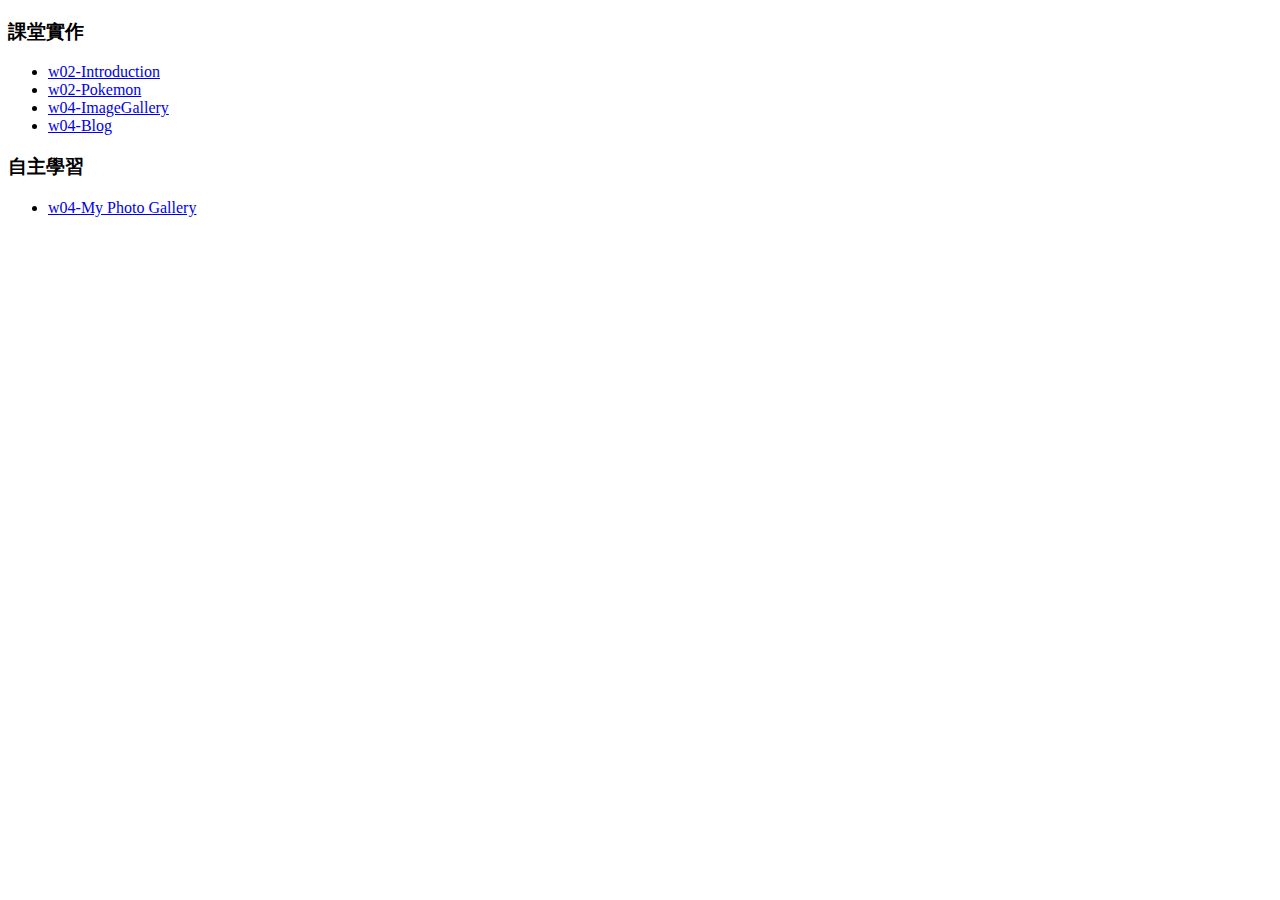
<file: index.html>
<!DOCTYPE html>
<html lang="en">
  <head>
    <meta charset="UTF-8" />
    <meta http-equiv="X-UA-Compatible" content="IE=edge" />
    <meta name="viewport" content="width=device-width, initial-scale=1.0" />
    <title>110-1 Class Demo</title>
  </head>
  <body>
    <div>
      <h3>課堂實作</h3>
      <ul>
        <li>
          <a href="./W02/intro.html">w02-Introduction</a>
        </li>
        <li>
          <a href="./W02/pokemon.html">w02-Pokemon</a>
        </li>
        <li>
          <a href="./W04/imageGallery.html">w04-ImageGallery</a>
        </li>
        <li>
          <a href="./W04/blog.html">w04-Blog</a>
        </li>
      </ul>
    </div>
    <div>
      <h3>自主學習</h3>
      <ul>
        <li>
          <a href="./active/W04/MyPhotoGallery.html">w04-My Photo Gallery</a>
        </li>
      </ul>
    </div>
  </body>
</html>
</file>
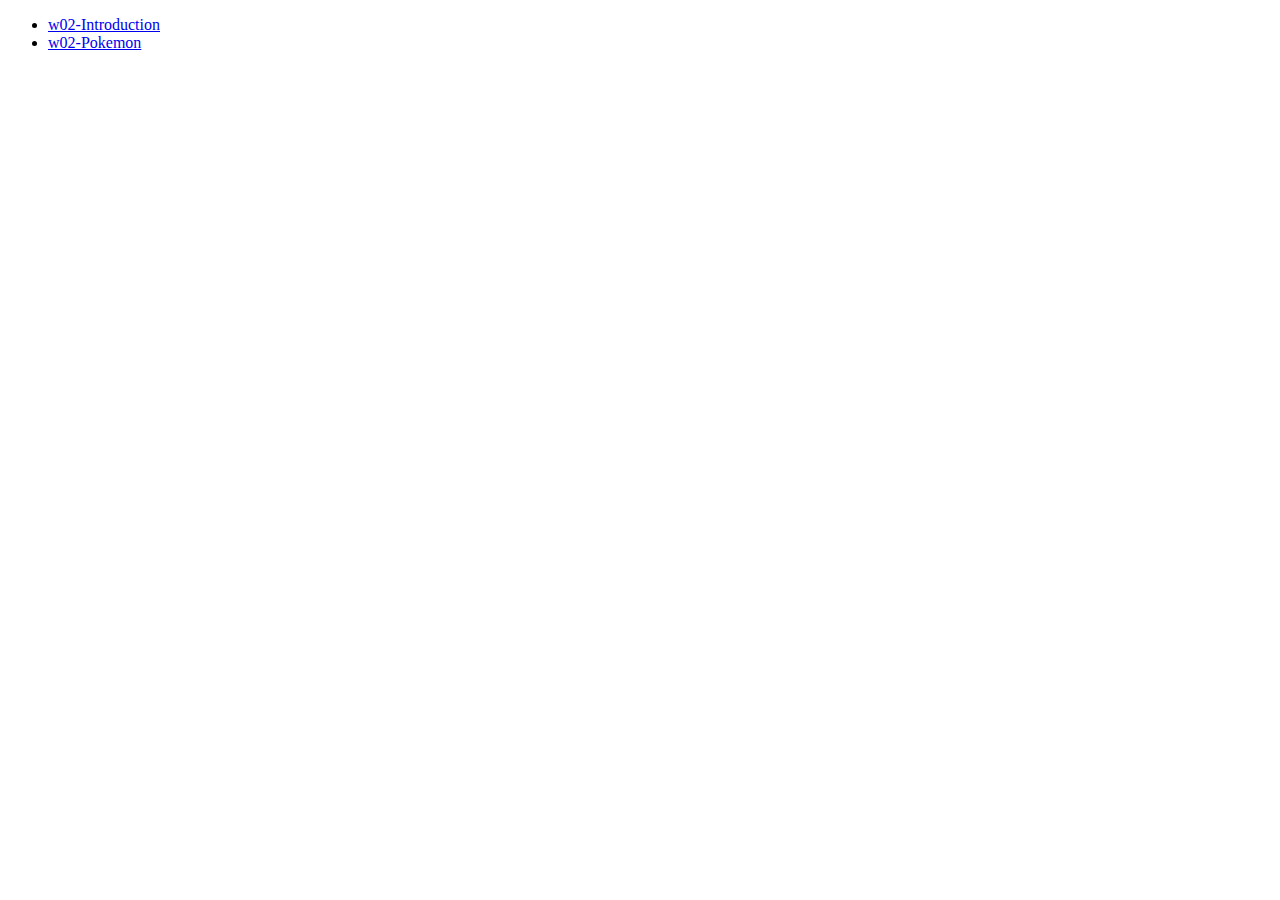
<file: W02/index.html>
<!DOCTYPE html>
<html lang="en">
  <head>
    <meta charset="UTF-8" />
    <meta http-equiv="X-UA-Compatible" content="IE=edge" />
    <meta name="viewport" content="width=device-width, initial-scale=1.0" />
    <title>110-1 Class Demo</title>
  </head>
  <body>
    <div>
      <ul>
        <li>
          <a href="./intro.html">w02-Introduction</a>
        </li>
        <li>
          <a href="./pokemon.html">w02-Pokemon</a>
        </li>
      </ul>
    </div>
  </body>
</html>
</file>
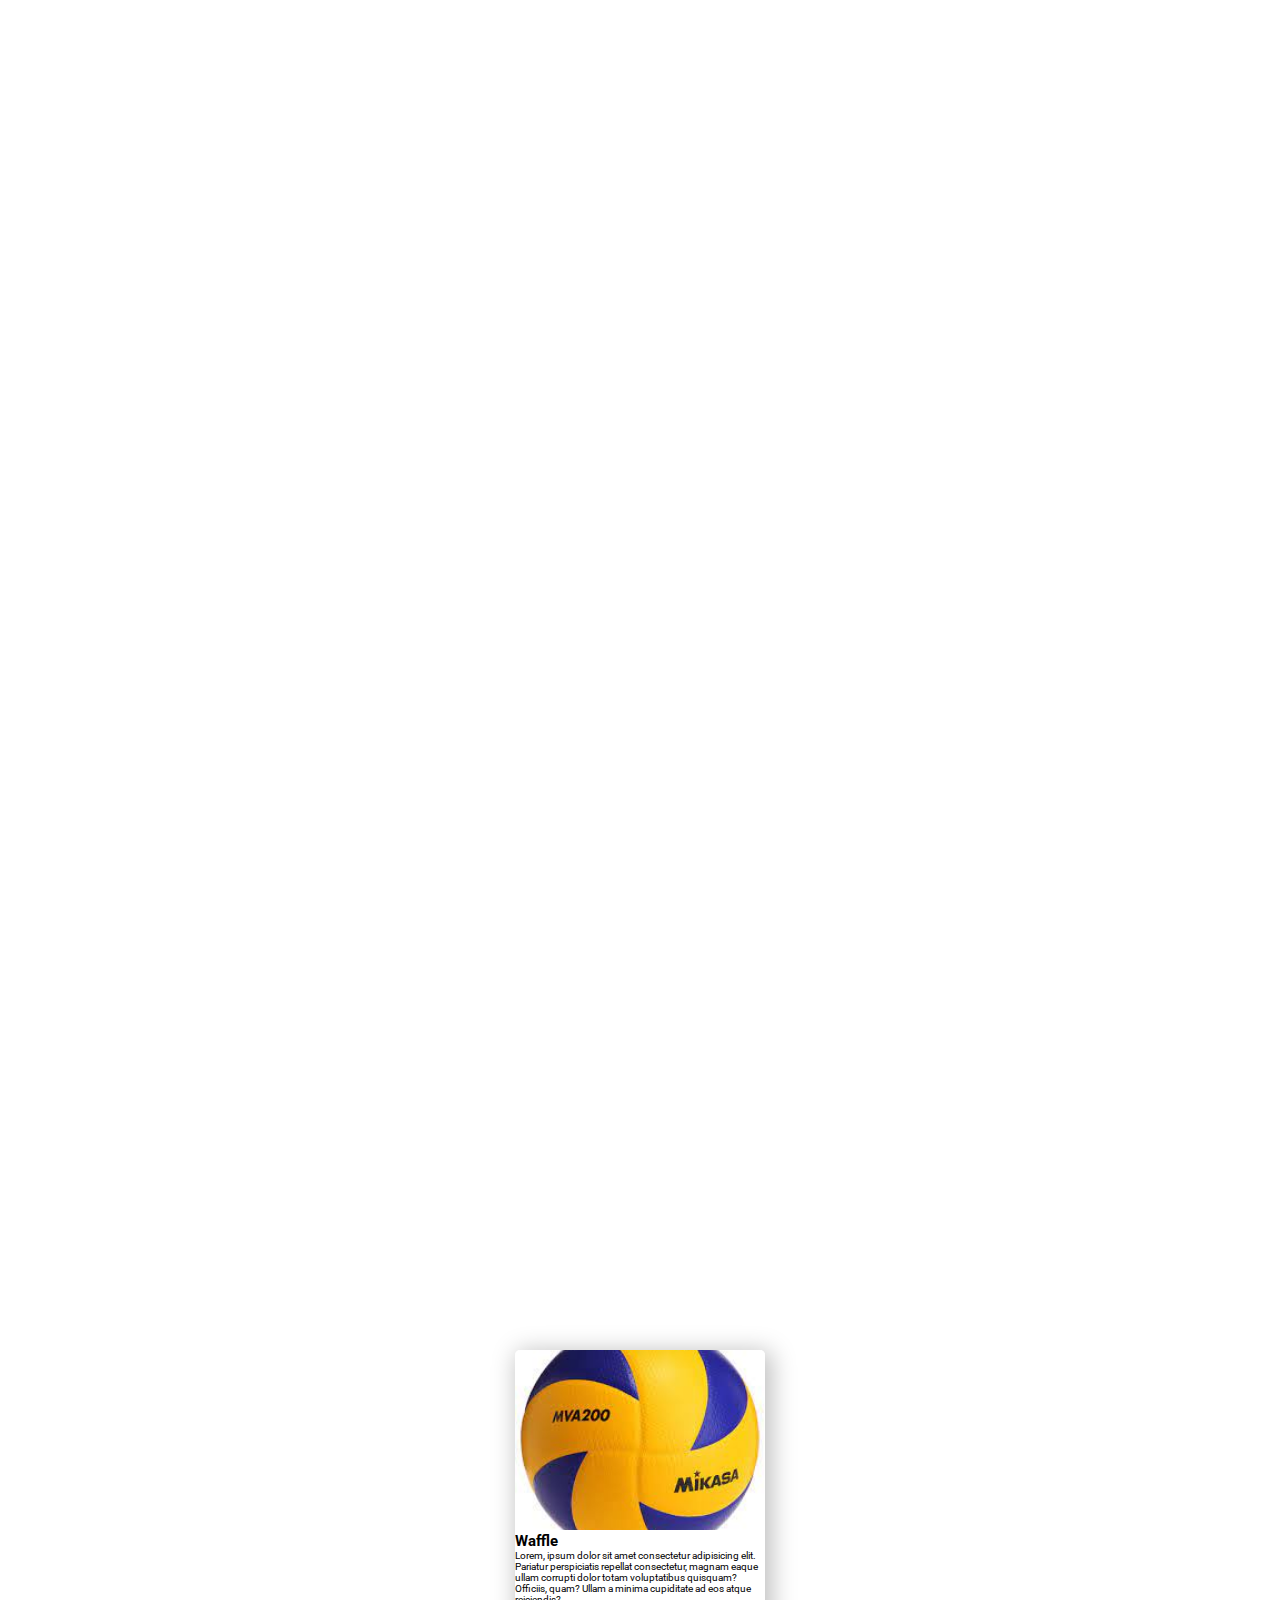
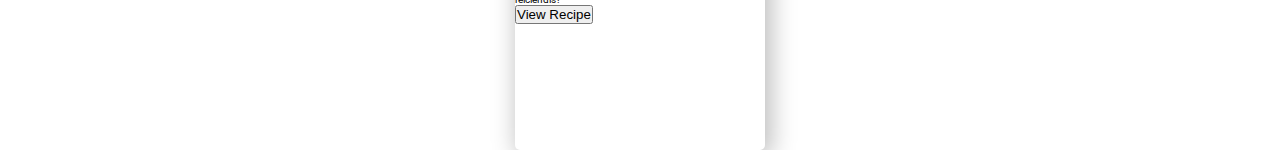
<file: W4_Card_practice_84/index.html>
<!DOCTYPE html>
<html lang="en">
  <head>
    <meta charset="UTF-8" />
    <meta http-equiv="X-UA-Compatible" content="IE=edge" />
    <meta name="viewport" content="width=device-width, initial-scale=1.0" />
    <link rel="stylesheet" href="./style.css" />
    <title>Card Practice 207410084</title>
  </head>
  <body>
    <div class="card__container"></div>
    <div class="card">
      <img src="./5.jpg" alt="" class="card__image" />
      <div class="card__detail">
        <h2 class="card__title">Waffle</h2>
        <p class="card__description">
          Lorem, ipsum dolor sit amet consectetur adipisicing elit. Pariatur
          perspiciatis repellat consectetur, magnam eaque ullam corrupti dolor
          totam voluptatibus quisquam? Officiis, quam? Ullam a minima cupiditate
          ad eos atque reiciendis?
        </p>
        <button class="card__button">View Recipe</button>
      </div>
    </div>
  </body>
</html>
</file>
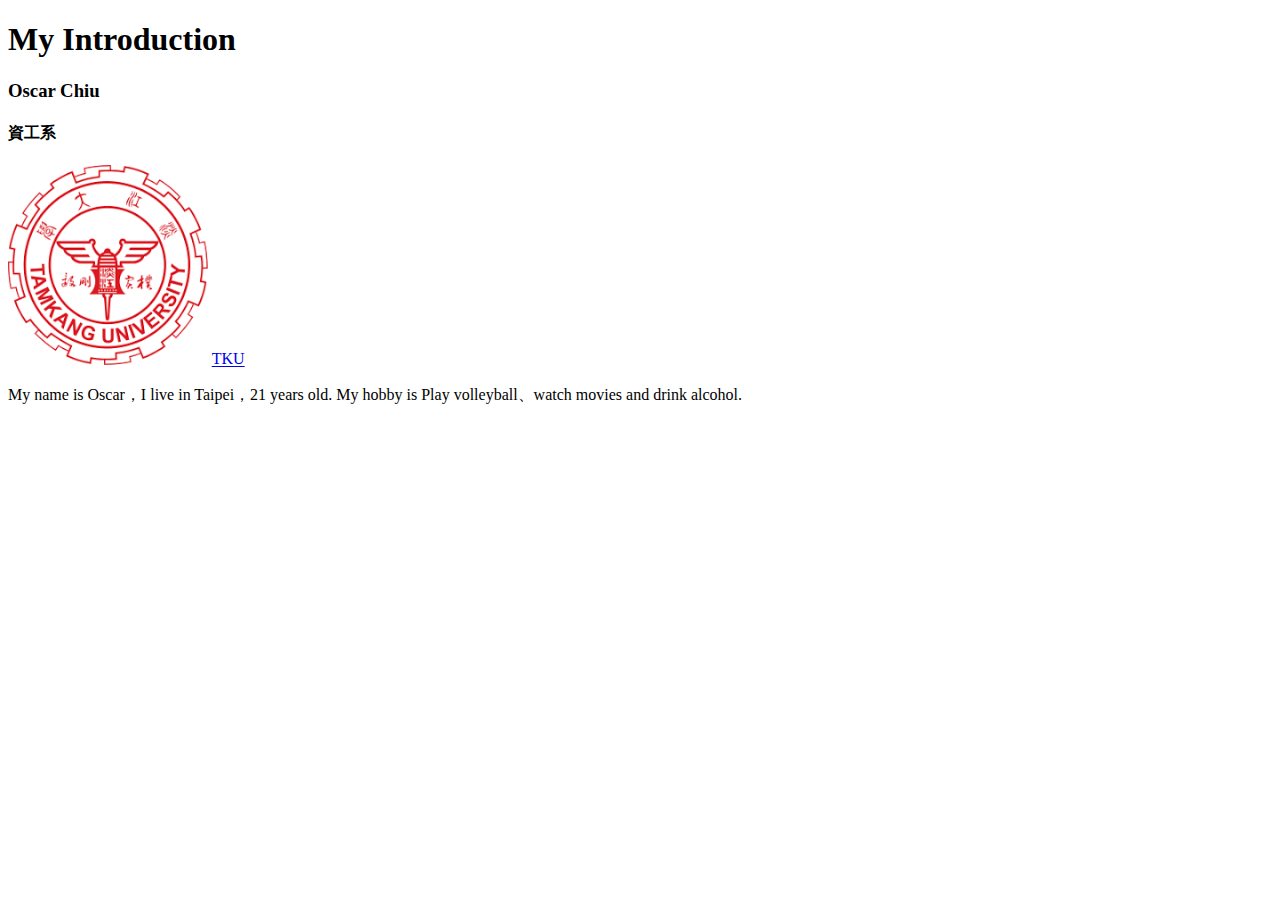
<file: W02/intro.html>
<!DOCTYPE html>
<html lang="en">
  <head>
    <meta charset="UTF-8" />
    <meta http-equiv="X-UA-Compatible" content="IE=edge" />
    <meta name="viewport" content="width=device-width, initial-scale=1.0" />
    <title>My Introduction</title>
  </head>
  <body>
    <h1>My Introduction</h1>
    <h3>Oscar Chiu</h3>
    <h4>資工系</h4>
    <img src="./TKU.png" width="200" alt="" />
    <a href="https://www.tku.edu.tw/"> TKU </a>
    <p>
      My name is Oscar，I live in Taipei，21 years old. My hobby is Play
      volleyball、watch movies and drink alcohol.
    </p>
  </body>
</html>
</file>
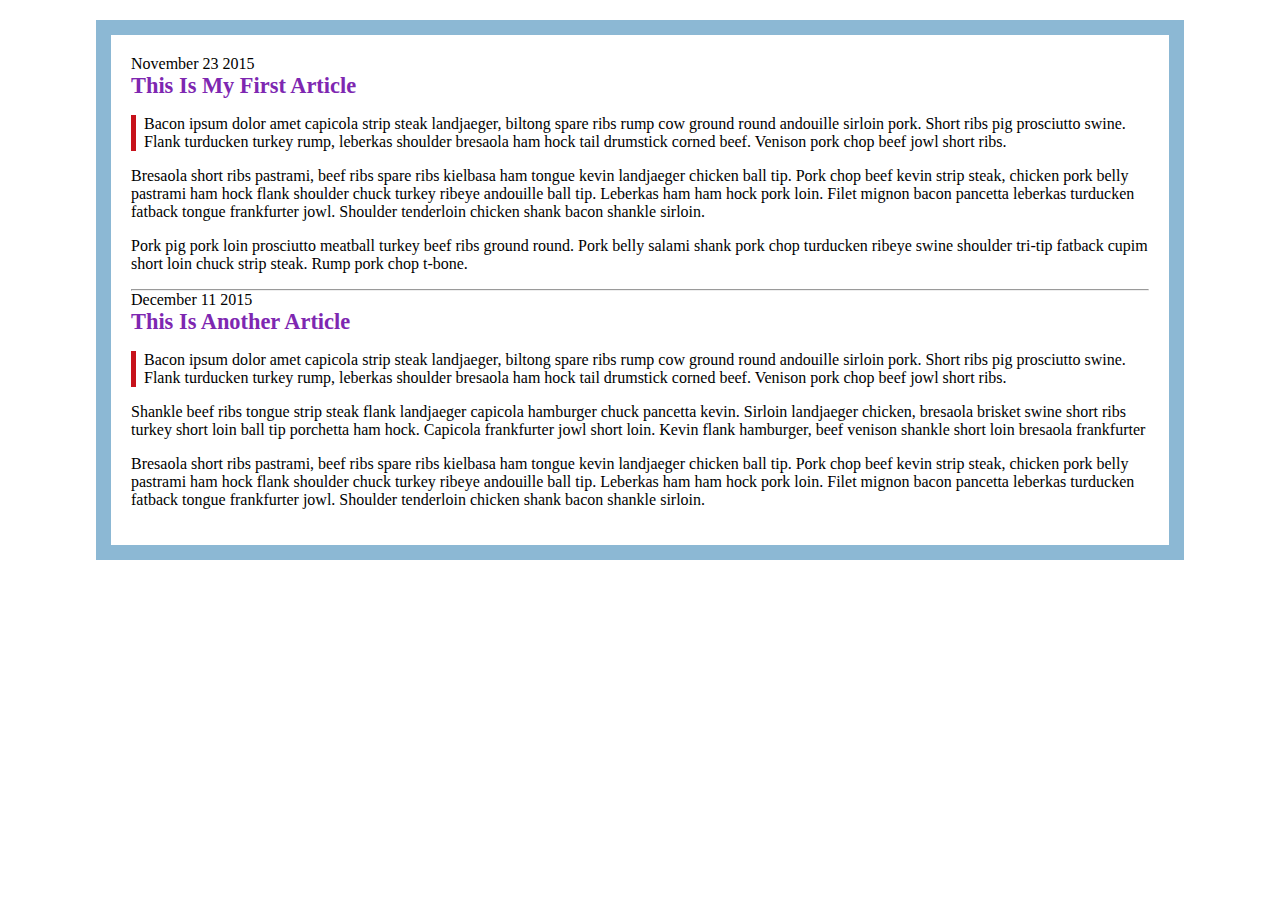
<file: W04/blog.html>
<!DOCTYPE html>
<head>
    <meta charset="UTF-8" />
    <meta http-equiv="X-UA-Compatible" content="IE=edge" />
    <meta name="viewport" content="width=device-width, initial-scale=1.0" />
    <title>My Blog</title>
    <style>
        *{
            margin: 0;
            padding: 0;
            box-sizing: border-box;
        }
        body{
            border: 15px solid #8cb8d4;
            margin: 20px auto;
            padding: 20px;
            width: 85%;
            font-family: 'Lucida Sans', 'Lucida Sans Regular', 'Lucida Grande', 'Lucida Sans Unicode', Geneva, Verdana, sans-serif
            font-size: 16px;
        }
        .datd{
            color:#8cb8d4;
            text-transform: uppercase;
            letter-spacing: 0.1rem;
            padding: 20px 0;
        }
        .post h2{
            color: #7e27b1;
            font-size: 1.4rem;
            font-weight: bold;
            padding-bottom: 1rem;
        }
        .post .quote{
            border-left: 5px solid #c7121b;
            padding-left: 0.5rem;
        }
        .post-info{
            margin-top: 1rem;
        }
        .post{
            margin-bottom: 1rem;
        }
    </style>
  </head>

<link href='http://fonts.googleapis.com/css?family=Source+Sans+Pro:400,700,400italic|Source+Code+Pro:400,700' rel='stylesheet' type='text/css'>

<div class="post">
	 
	<div class="date">November 23 2015</div>
	<h2>This Is My First Article</h2>

	<p class="quote">
	Bacon ipsum dolor amet capicola strip steak landjaeger, biltong spare ribs rump cow ground round andouille sirloin pork. Short ribs pig prosciutto swine. Flank turducken turkey rump, leberkas shoulder bresaola ham hock tail drumstick corned beef. Venison pork chop beef jowl short ribs.
	</p>

	<p class="post-info">Bresaola short ribs pastrami, beef ribs spare ribs kielbasa ham tongue kevin landjaeger chicken ball tip. Pork chop beef kevin strip steak, chicken pork belly pastrami ham hock flank shoulder chuck turkey ribeye andouille ball tip. Leberkas ham ham hock pork loin. Filet mignon bacon pancetta leberkas turducken fatback tongue frankfurter jowl. Shoulder tenderloin chicken shank bacon shankle sirloin.</p>

	<p class="post-info">Pork pig pork loin prosciutto meatball turkey beef ribs ground round. Pork belly salami shank pork chop turducken ribeye swine shoulder tri-tip fatback cupim short loin chuck strip steak. Rump pork chop t-bone.</p>
	
</div>

<!-- <hr> -->
<hr>

<div class="post">
	<div class="date">December 11 2015</div>
	<h2>This Is Another Article</h2>

	<p class="quote">
	Bacon ipsum dolor amet capicola strip steak landjaeger, biltong spare ribs rump cow ground round andouille sirloin pork. Short ribs pig prosciutto swine. Flank turducken turkey rump, leberkas shoulder bresaola ham hock tail drumstick corned beef. Venison pork chop beef jowl short ribs.
	</p>

	<p class="post-info">Shankle beef ribs tongue strip steak flank landjaeger capicola hamburger chuck pancetta kevin. Sirloin landjaeger chicken, bresaola brisket swine short ribs turkey short loin ball tip porchetta ham hock. Capicola frankfurter jowl short loin. Kevin flank hamburger, beef venison shankle short loin bresaola frankfurter</p>

	<p class="post-info">Bresaola short ribs pastrami, beef ribs spare ribs kielbasa ham tongue kevin landjaeger chicken ball tip. Pork chop beef kevin strip steak, chicken pork belly pastrami ham hock flank shoulder chuck turkey ribeye andouille ball tip. Leberkas ham ham hock pork loin. Filet mignon bacon pancetta leberkas turducken fatback tongue frankfurter jowl. Shoulder tenderloin chicken shank bacon shankle sirloin.</p>
</div>

</body>
</html>
</file>
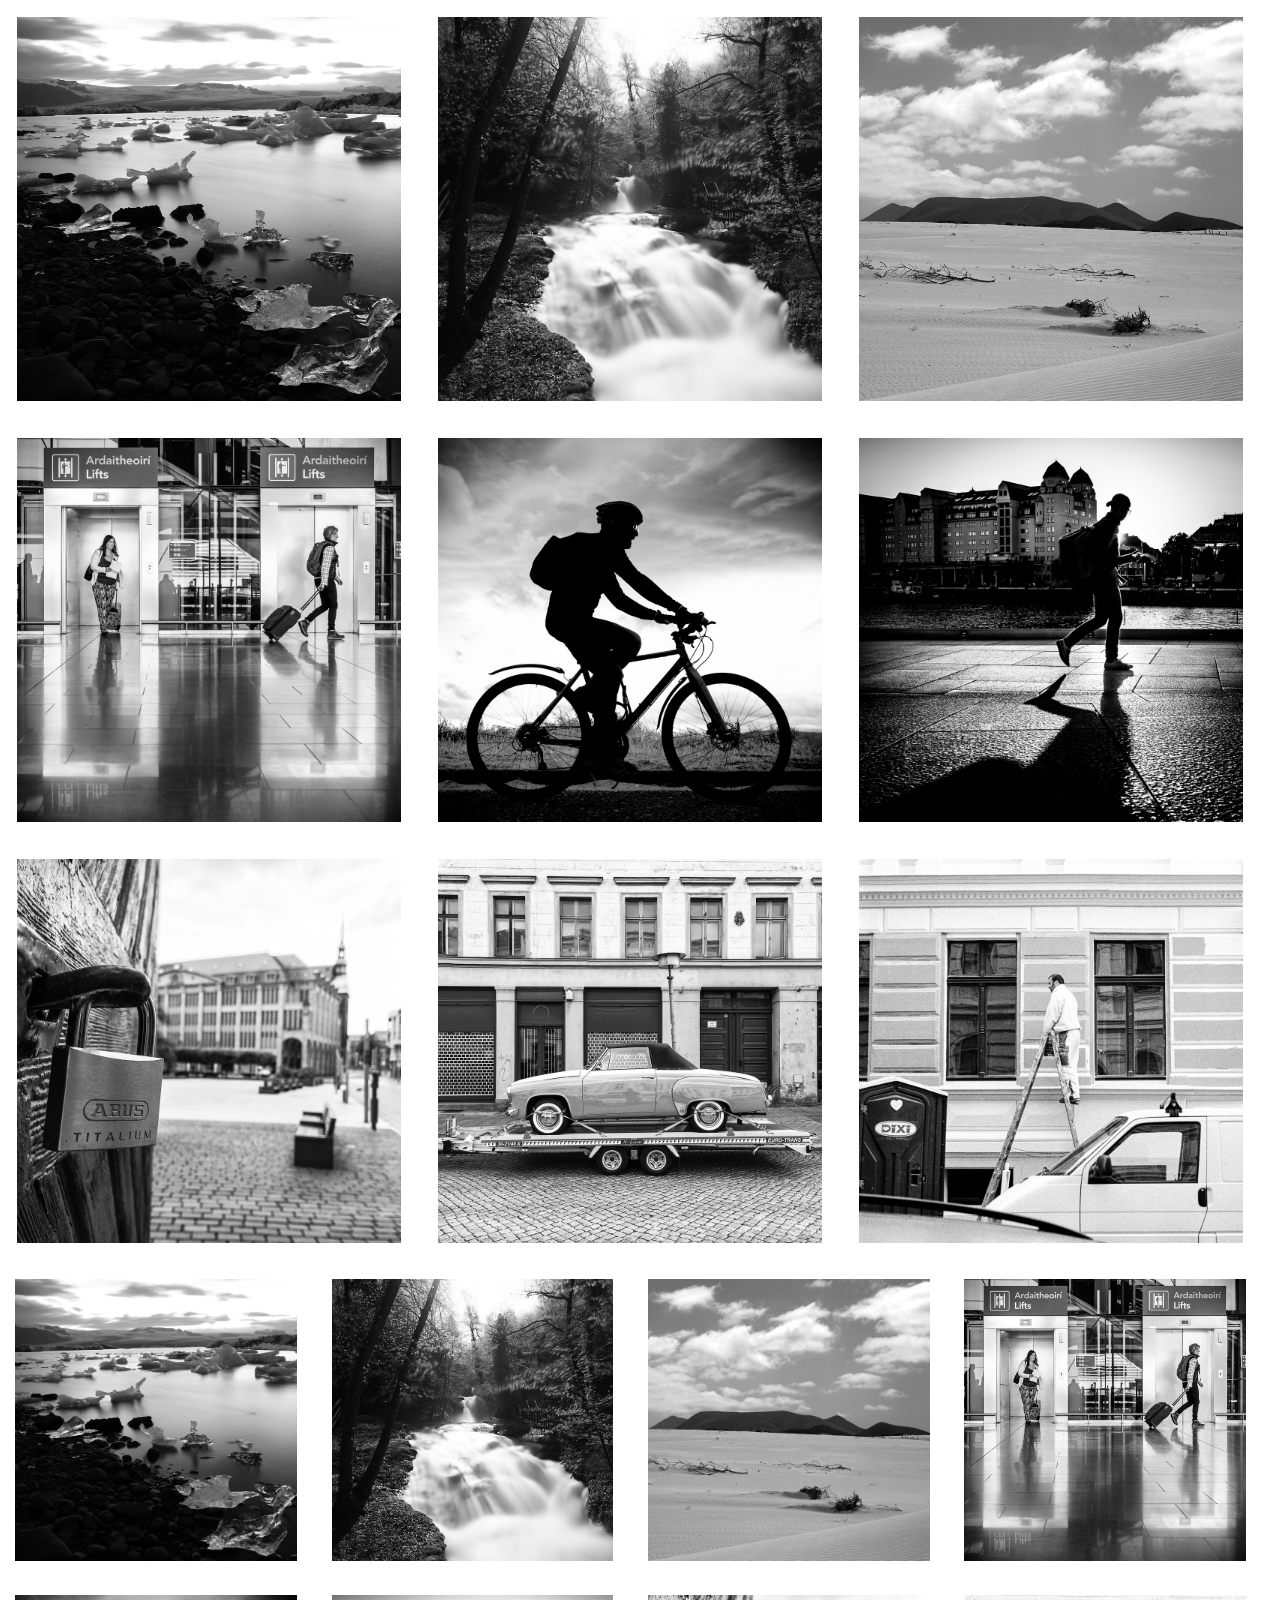
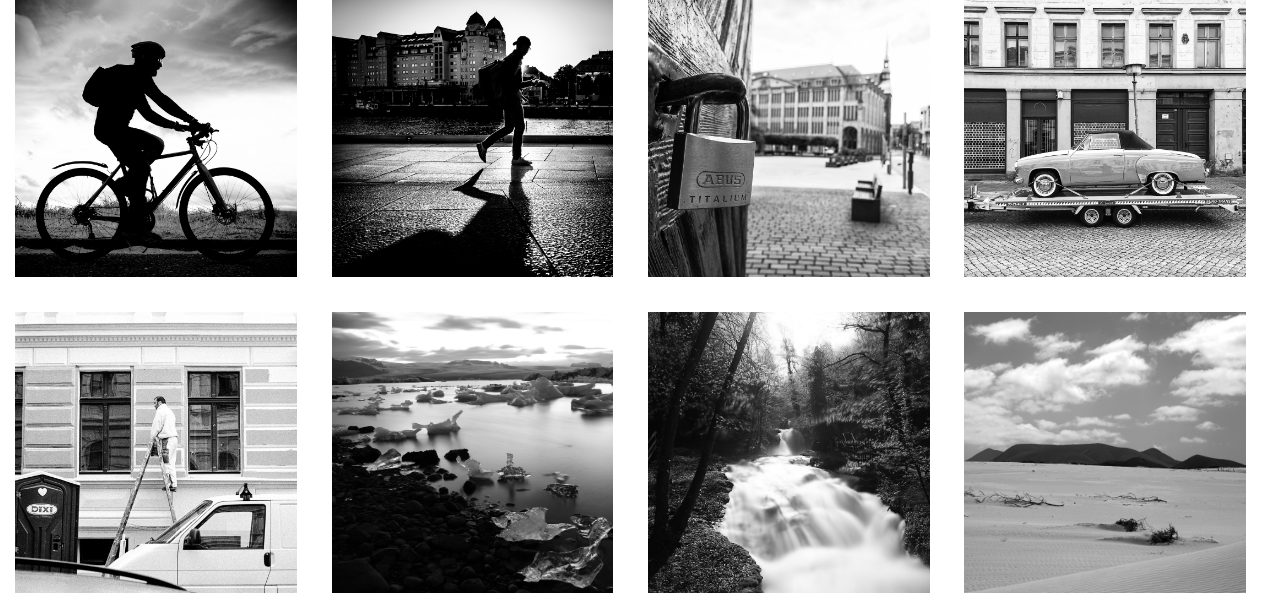
<file: W04/imageGallery.html>
<!DOCTYPE html>
<html lang="en">
  <head>
    <meta charset="UTF-8" />
    <meta http-equiv="X-UA-Compatible" content="IE=edge" />
    <meta name="viewport" content="width=device-width, initial-scale=1.0" />
    <title>Image Galley</title>
    <link rel="stylesheet" href="./imageGallery.css" />
  </head>
  <body>
    <div class="line3">
      <img src="./image/img1.jpg" alt="" />
      <img src="./image/img2.jpg" alt="" />
      <img src="./image/img3.jpg" alt="" />
      <img src="./image/img4.jpg" alt="" />
      <img src="./image/img5.jpg" alt="" />
      <img src="./image/img6.jpg" alt="" />
      <img src="./image/img7.jpg" alt="" />
      <img src="./image/img8.jpg" alt="" />
      <img src="./image/img9.jpg" alt="" />
    </div>
    <div class="line4">
      <img src="./image/img1.jpg" alt="" />
      <img src="./image/img2.jpg" alt="" />
      <img src="./image/img3.jpg" alt="" />
      <img src="./image/img4.jpg" alt="" />
      <img src="./image/img5.jpg" alt="" />
      <img src="./image/img6.jpg" alt="" />
      <img src="./image/img7.jpg" alt="" />
      <img src="./image/img8.jpg" alt="" />
      <img src="./image/img9.jpg" alt="" />
      <img src="./image/img1.jpg" alt="" />
      <img src="./image/img2.jpg" alt="" />
      <img src="./image/img3.jpg" alt="" />
    </div>
  </body>
</html>
</file>
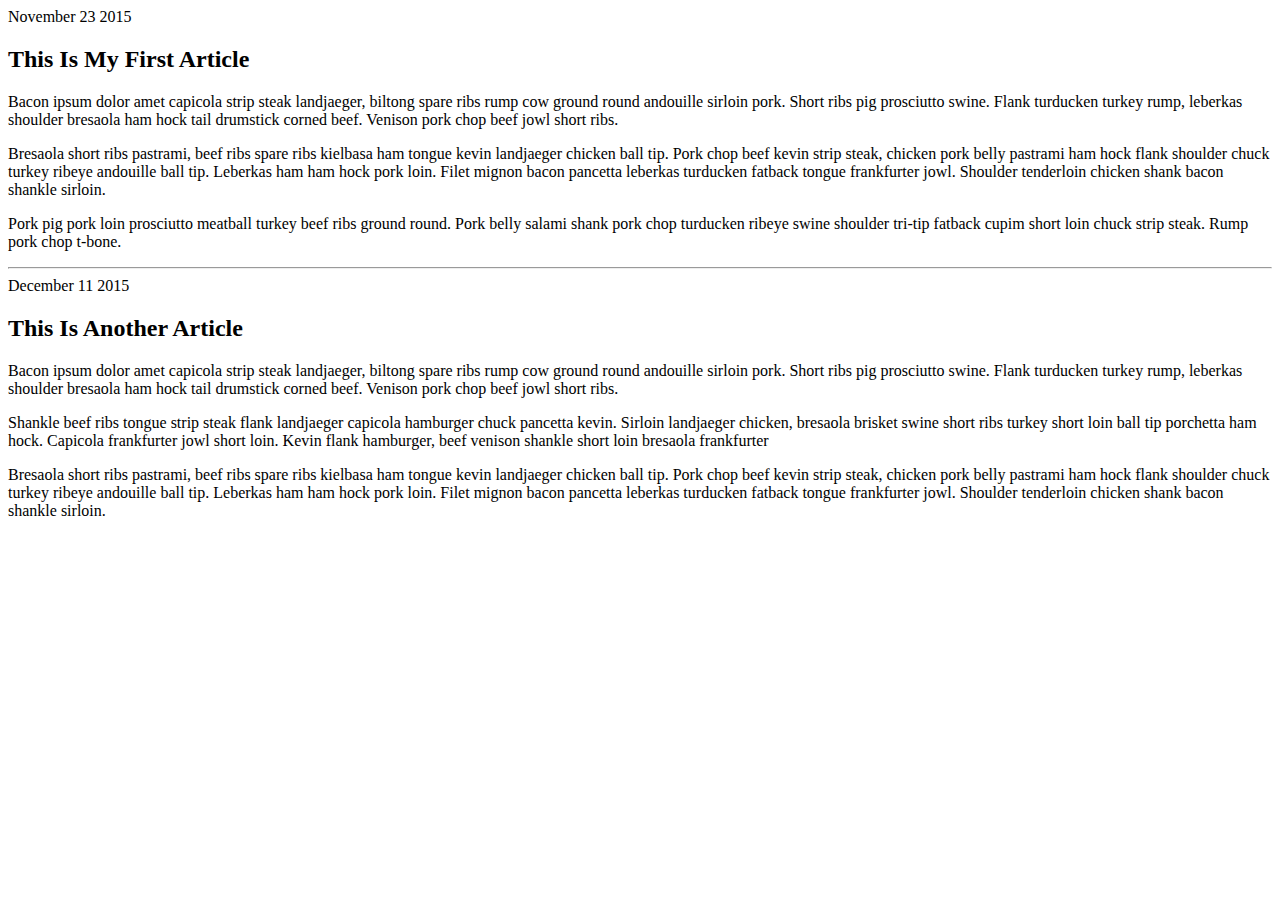
<file: active/W04/blog.html>
<!DOCTYPE html>
<head>
    <meta charset="UTF-8" />
    <meta http-equiv="X-UA-Compatible" content="IE=edge" />
    <meta name="viewport" content="width=device-width, initial-scale=1.0" />
    <title>My Blog</title>
    <style></style>
  </head>

<link href='http://fonts.googleapis.com/css?family=Source+Sans+Pro:400,700,400italic|Source+Code+Pro:400,700' rel='stylesheet' type='text/css'>

<div class="post">
	 
	<div class="date">November 23 2015</div>
	<h2>This Is My First Article</h2>

	<p class="quote">
	Bacon ipsum dolor amet capicola strip steak landjaeger, biltong spare ribs rump cow ground round andouille sirloin pork. Short ribs pig prosciutto swine. Flank turducken turkey rump, leberkas shoulder bresaola ham hock tail drumstick corned beef. Venison pork chop beef jowl short ribs.
	</p>

	<p class="post-info">Bresaola short ribs pastrami, beef ribs spare ribs kielbasa ham tongue kevin landjaeger chicken ball tip. Pork chop beef kevin strip steak, chicken pork belly pastrami ham hock flank shoulder chuck turkey ribeye andouille ball tip. Leberkas ham ham hock pork loin. Filet mignon bacon pancetta leberkas turducken fatback tongue frankfurter jowl. Shoulder tenderloin chicken shank bacon shankle sirloin.</p>

	<p class="post-info">Pork pig pork loin prosciutto meatball turkey beef ribs ground round. Pork belly salami shank pork chop turducken ribeye swine shoulder tri-tip fatback cupim short loin chuck strip steak. Rump pork chop t-bone.</p>
	
</div>

<!-- <hr> -->
<hr>

<div class="post">
	<div class="date">December 11 2015</div>
	<h2>This Is Another Article</h2>

	<p class="quote">
	Bacon ipsum dolor amet capicola strip steak landjaeger, biltong spare ribs rump cow ground round andouille sirloin pork. Short ribs pig prosciutto swine. Flank turducken turkey rump, leberkas shoulder bresaola ham hock tail drumstick corned beef. Venison pork chop beef jowl short ribs.
	</p>

	<p class="post-info">Shankle beef ribs tongue strip steak flank landjaeger capicola hamburger chuck pancetta kevin. Sirloin landjaeger chicken, bresaola brisket swine short ribs turkey short loin ball tip porchetta ham hock. Capicola frankfurter jowl short loin. Kevin flank hamburger, beef venison shankle short loin bresaola frankfurter</p>

	<p class="post-info">Bresaola short ribs pastrami, beef ribs spare ribs kielbasa ham tongue kevin landjaeger chicken ball tip. Pork chop beef kevin strip steak, chicken pork belly pastrami ham hock flank shoulder chuck turkey ribeye andouille ball tip. Leberkas ham ham hock pork loin. Filet mignon bacon pancetta leberkas turducken fatback tongue frankfurter jowl. Shoulder tenderloin chicken shank bacon shankle sirloin.</p>
</div>

</body>
</html>
</file>
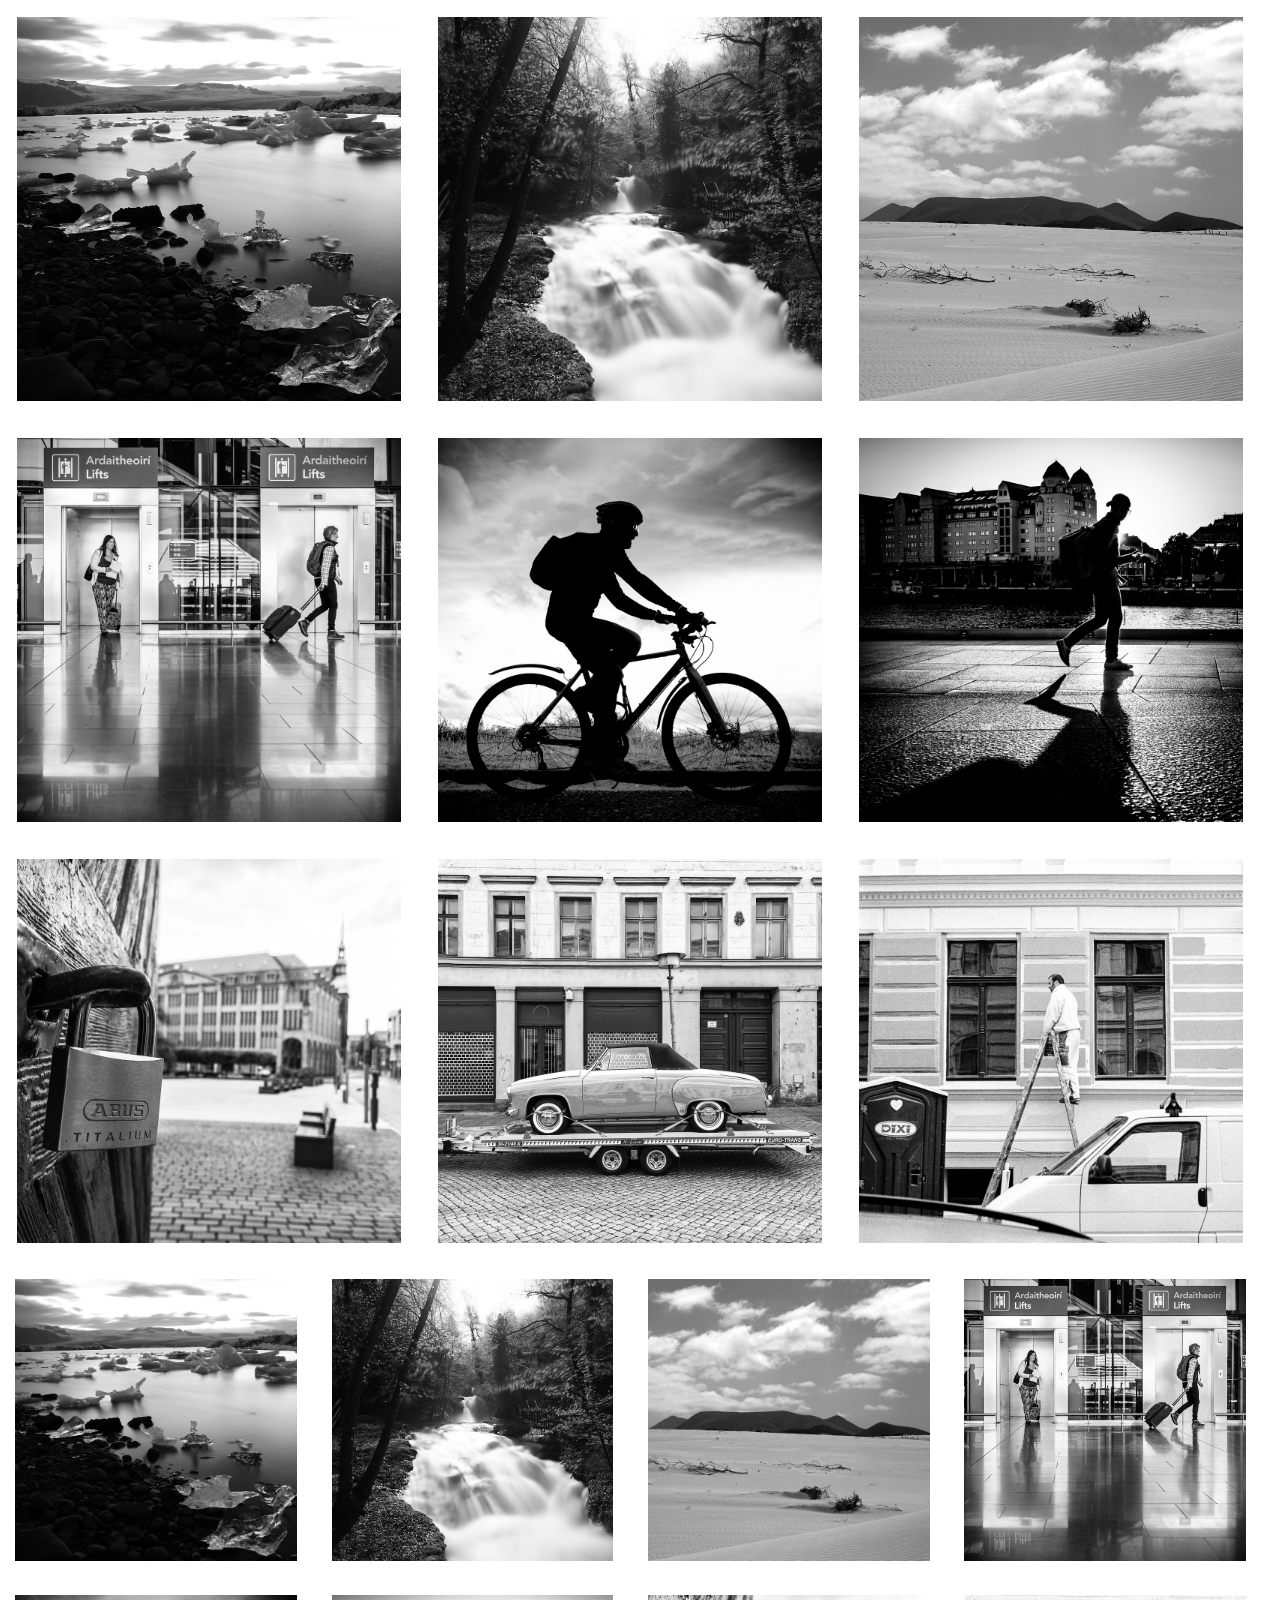
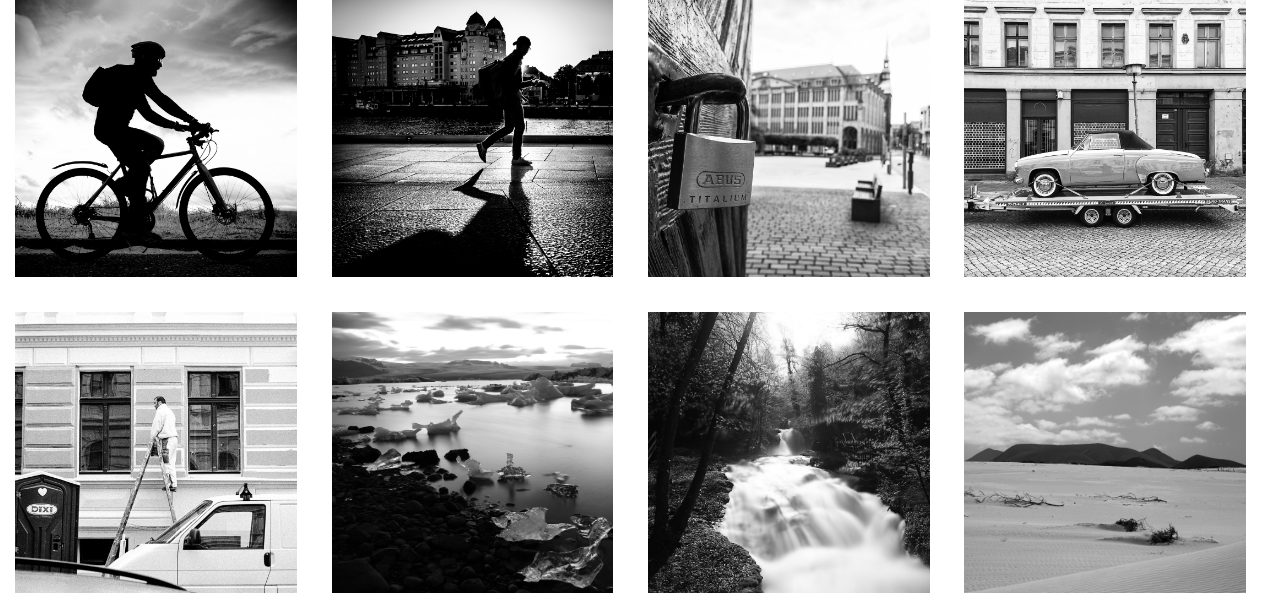
<file: active/W04/MyPhotoGallery.html>
<!DOCTYPE html>
<html lang="en">
  <head>
    <meta charset="UTF-8" />
    <meta http-equiv="X-UA-Compatible" content="IE=edge" />
    <meta name="viewport" content="width=device-width, initial-scale=1.0" />
    <title>Image Galley</title>
    <link rel="stylesheet" href="./MyPhotoGallery.css" />
  </head>
  <body>
    <div class="line3">
      <img src="./image/img1.jpg" alt="" />
      <img src="./image/img2.jpg" alt="" />
      <img src="./image/img3.jpg" alt="" />
      <img src="./image/img4.jpg" alt="" />
      <img src="./image/img5.jpg" alt="" />
      <img src="./image/img6.jpg" alt="" />
      <img src="./image/img7.jpg" alt="" />
      <img src="./image/img8.jpg" alt="" />
      <img src="./image/img9.jpg" alt="" />
    </div>
    <div class="line4">
      <img src="./image/img1.jpg" alt="" />
      <img src="./image/img2.jpg" alt="" />
      <img src="./image/img3.jpg" alt="" />
      <img src="./image/img4.jpg" alt="" />
      <img src="./image/img5.jpg" alt="" />
      <img src="./image/img6.jpg" alt="" />
      <img src="./image/img7.jpg" alt="" />
      <img src="./image/img8.jpg" alt="" />
      <img src="./image/img9.jpg" alt="" />
      <img src="./image/img1.jpg" alt="" />
      <img src="./image/img2.jpg" alt="" />
      <img src="./image/img3.jpg" alt="" />
    </div>
  </body>
</html>
</file>
<file: W4_Card_practice_84/style.css>
@import url('https://fonts.googleapis.com/css2?family=Roboto:ital,wght@0,100;0,300;0,400;0,500;0,700;0,900;1,100;1,300;1,400;1,500;1,700;1,900&display=swap');
* {
  margin: 0;
  padding: 0;
}
body,
html {
  font-size: 10px;
  font-family: 'Roboto', sans-serif;
  height: 100%;
}

.card__container {
  width: 90px;
  height: 100%;
  margin: auto;
}

.card {
  width: 25rem;
  height: 40rem;
  background: white;
  box-shadow: 4px 4px 24px 3px rgba(0, 0, 0, 0.25);
  position: relative;
  left: 50%;
  top: 50%;
  margin-left: -12.5rem;
  border-radius: 5px;
  overflow: hidden;
}

.card__image {
  width: 100%;
  height: 18rem;
  object-fit: cover;
}
</file>
<file: W04/imageGallery.css>
* {
  margin: 0;
  padding: 0;
  box-sizing: border-box;
}
.line3 img {
  width: 30%;
  margin: 1.3%;
}
.line4 img {
  width: 22%;
  margin: 1.2%;
}
</file>
<file: active/W04/MyPhotoGallery.css>
* {
  margin: 0;
  padding: 0;
  box-sizing: border-box;
}
.line3 img {
  width: 30%;
  margin: 1.3%;
}
.line4 img {
  width: 22%;
  margin: 1.2%;
}
</file>
